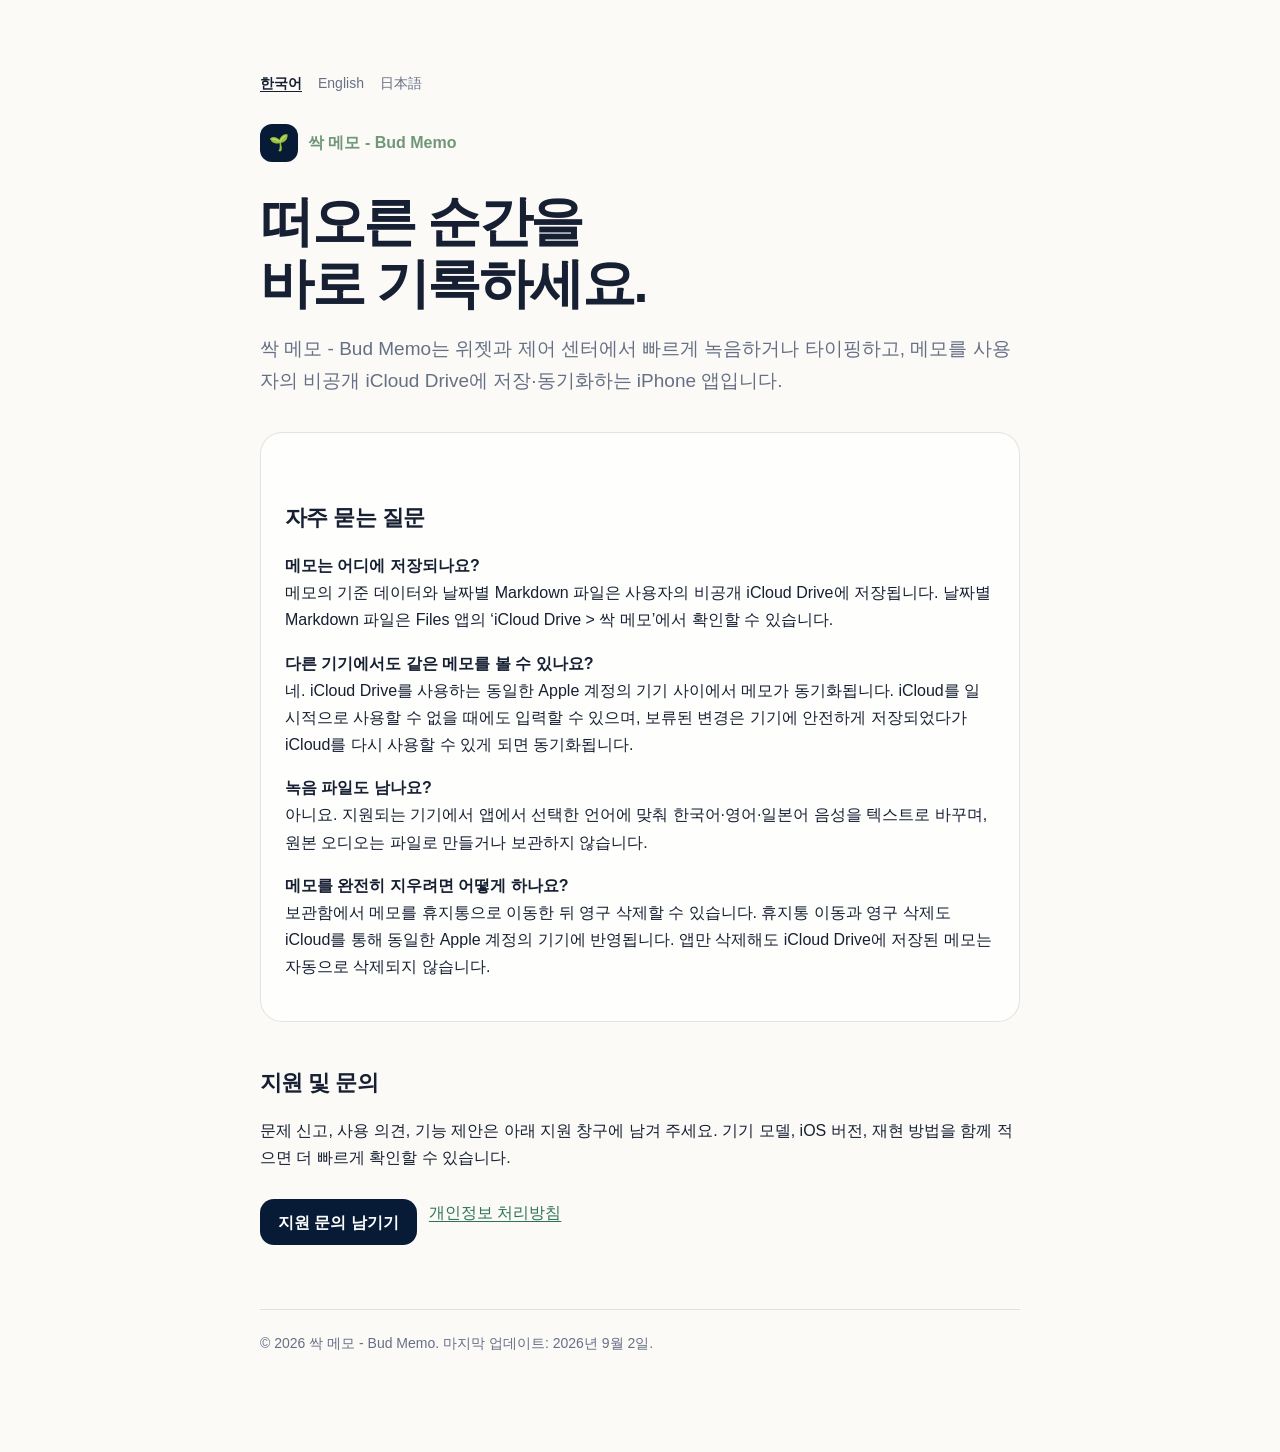
<file: index.html>
<!doctype html>
<html lang="ko">
<head>
  <meta charset="utf-8">
  <meta name="viewport" content="width=device-width, initial-scale=1">
  <meta name="description" content="싹 메모 - Bud Memo 지원 및 도움말">
  <title>싹 메모 - Bud Memo · 지원</title>
  <link rel="canonical" href="https://hiorio.github.io/ssak-memo-support/">
  <link rel="alternate" hreflang="ko" href="https://hiorio.github.io/ssak-memo-support/">
  <link rel="alternate" hreflang="en" href="https://hiorio.github.io/ssak-memo-support/en/">
  <link rel="alternate" hreflang="ja" href="https://hiorio.github.io/ssak-memo-support/ja/">
  <link rel="alternate" hreflang="x-default" href="https://hiorio.github.io/ssak-memo-support/">
  <link rel="stylesheet" href="./styles.css">
</head>
<body>
  <main>
    <nav class="language-switcher" aria-label="언어 선택">
      <a href="./" lang="ko" aria-current="page">한국어</a>
      <a href="./en/" lang="en">English</a>
      <a href="./ja/" lang="ja">日本語</a>
    </nav>
    <div class="brand"><span class="mark" aria-hidden="true">🌱</span> 싹 메모 - Bud Memo</div>
    <h1>떠오른 순간을<br>바로 기록하세요.</h1>
    <p class="lead">싹 메모 - Bud Memo는 위젯과 제어 센터에서 빠르게 녹음하거나 타이핑하고, 메모를 사용자의 비공개 iCloud Drive에 저장·동기화하는 iPhone 앱입니다.</p>

    <div class="card">
      <h2>자주 묻는 질문</h2>
      <p><strong>메모는 어디에 저장되나요?</strong><br>메모의 기준 데이터와 날짜별 Markdown 파일은 사용자의 비공개 iCloud Drive에 저장됩니다. 날짜별 Markdown 파일은 Files 앱의 ‘iCloud Drive &gt; 싹 메모’에서 확인할 수 있습니다.</p>
      <p><strong>다른 기기에서도 같은 메모를 볼 수 있나요?</strong><br>네. iCloud Drive를 사용하는 동일한 Apple 계정의 기기 사이에서 메모가 동기화됩니다. iCloud를 일시적으로 사용할 수 없을 때에도 입력할 수 있으며, 보류된 변경은 기기에 안전하게 저장되었다가 iCloud를 다시 사용할 수 있게 되면 동기화됩니다.</p>
      <p><strong>녹음 파일도 남나요?</strong><br>아니요. 지원되는 기기에서 앱에서 선택한 언어에 맞춰 한국어·영어·일본어 음성을 텍스트로 바꾸며, 원본 오디오는 파일로 만들거나 보관하지 않습니다.</p>
      <p><strong>메모를 완전히 지우려면 어떻게 하나요?</strong><br>보관함에서 메모를 휴지통으로 이동한 뒤 영구 삭제할 수 있습니다. 휴지통 이동과 영구 삭제도 iCloud를 통해 동일한 Apple 계정의 기기에 반영됩니다. 앱만 삭제해도 iCloud Drive에 저장된 메모는 자동으로 삭제되지 않습니다.</p>
    </div>

    <h2>지원 및 문의</h2>
    <p>문제 신고, 사용 의견, 기능 제안은 아래 지원 창구에 남겨 주세요. 기기 모델, iOS 버전, 재현 방법을 함께 적으면 더 빠르게 확인할 수 있습니다.</p>
    <div class="actions">
      <a class="button" href="https://github.com/hiorio/ssak-memo-support/issues/new/choose">지원 문의 남기기</a>
      <a href="./privacy/">개인정보 처리방침</a>
    </div>

    <footer>© 2026 싹 메모 - Bud Memo. 마지막 업데이트: 2026년 9월 2일.</footer>
  </main>
</body>
</html>
</file>
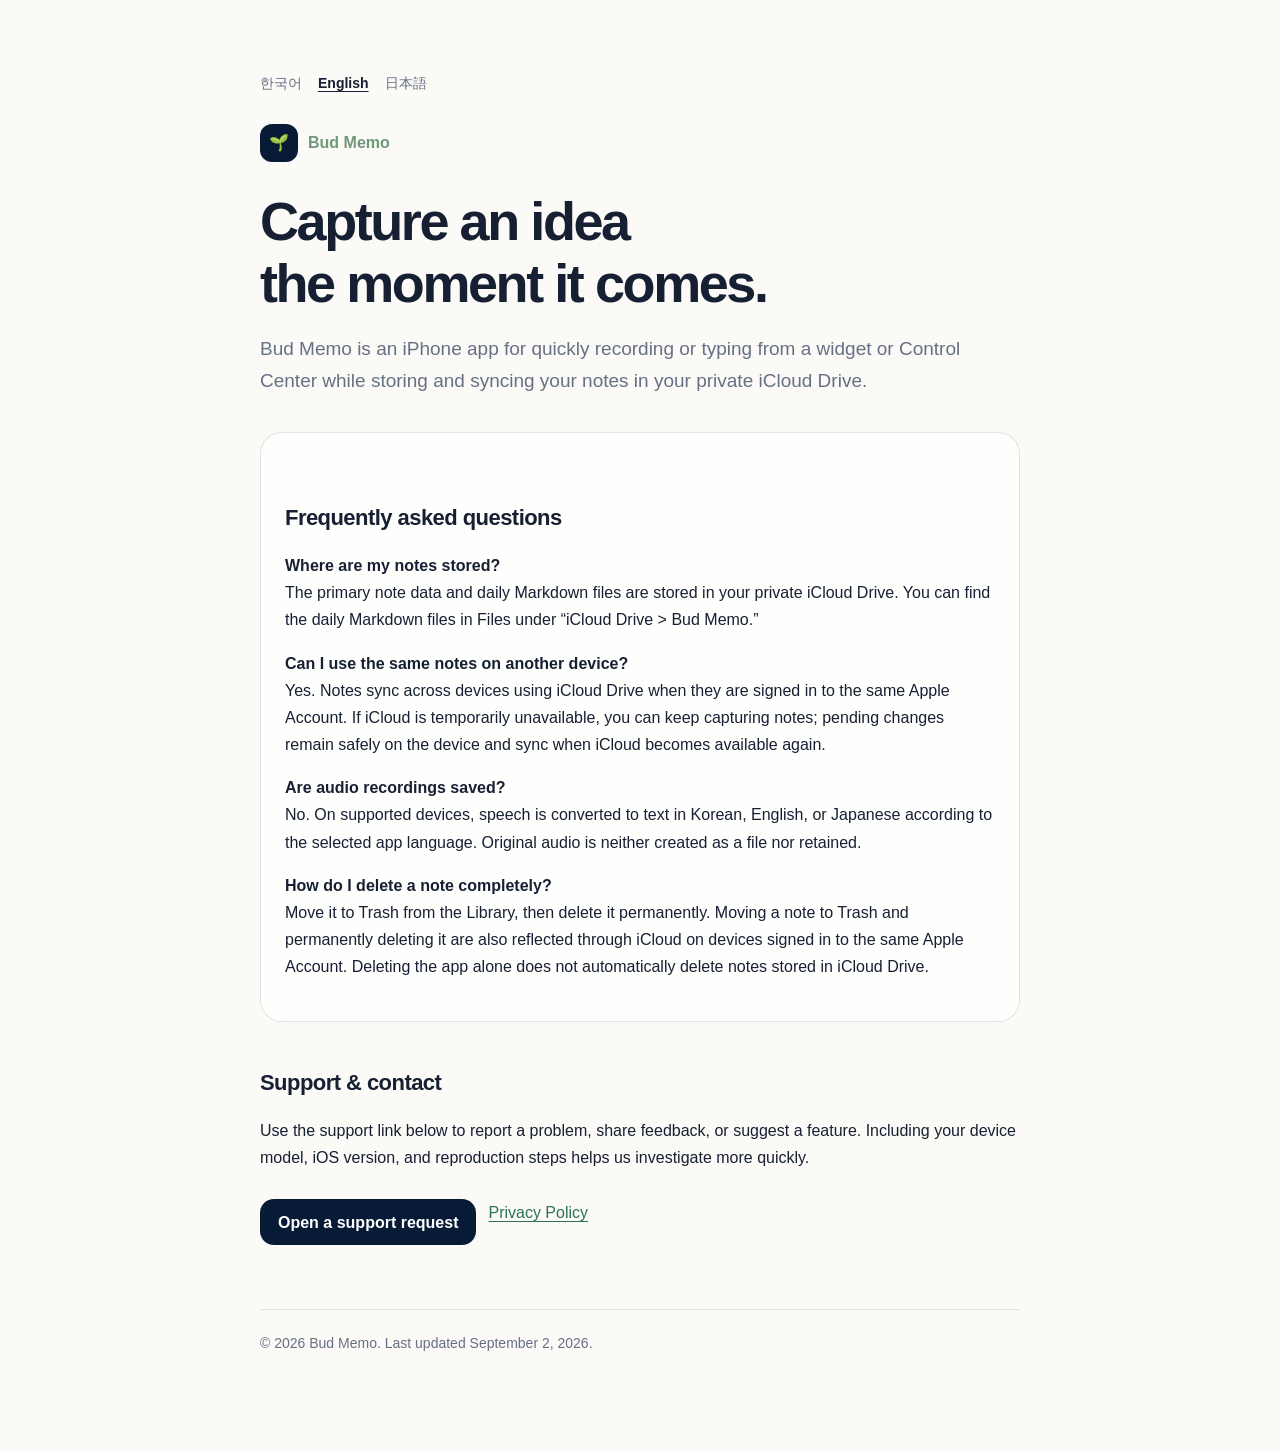
<file: en/index.html>
<!doctype html>
<html lang="en">
<head>
  <meta charset="utf-8">
  <meta name="viewport" content="width=device-width, initial-scale=1">
  <meta name="description" content="Bud Memo support and help">
  <title>Bud Memo · Support</title>
  <link rel="canonical" href="https://hiorio.github.io/ssak-memo-support/en/">
  <link rel="alternate" hreflang="ko" href="https://hiorio.github.io/ssak-memo-support/">
  <link rel="alternate" hreflang="en" href="https://hiorio.github.io/ssak-memo-support/en/">
  <link rel="alternate" hreflang="ja" href="https://hiorio.github.io/ssak-memo-support/ja/">
  <link rel="alternate" hreflang="x-default" href="https://hiorio.github.io/ssak-memo-support/">
  <link rel="stylesheet" href="../styles.css">
</head>
<body>
  <main>
    <nav class="language-switcher" aria-label="Choose language">
      <a href="../" lang="ko">한국어</a>
      <a href="./" lang="en" aria-current="page">English</a>
      <a href="../ja/" lang="ja">日本語</a>
    </nav>
    <div class="brand"><span class="mark" aria-hidden="true">🌱</span> Bud Memo</div>
    <h1>Capture an idea<br>the moment it comes.</h1>
    <p class="lead">Bud Memo is an iPhone app for quickly recording or typing from a widget or Control Center while storing and syncing your notes in your private iCloud Drive.</p>

    <div class="card">
      <h2>Frequently asked questions</h2>
      <p><strong>Where are my notes stored?</strong><br>The primary note data and daily Markdown files are stored in your private iCloud Drive. You can find the daily Markdown files in Files under “iCloud Drive &gt; Bud Memo.”</p>
      <p><strong>Can I use the same notes on another device?</strong><br>Yes. Notes sync across devices using iCloud Drive when they are signed in to the same Apple Account. If iCloud is temporarily unavailable, you can keep capturing notes; pending changes remain safely on the device and sync when iCloud becomes available again.</p>
      <p><strong>Are audio recordings saved?</strong><br>No. On supported devices, speech is converted to text in Korean, English, or Japanese according to the selected app language. Original audio is neither created as a file nor retained.</p>
      <p><strong>How do I delete a note completely?</strong><br>Move it to Trash from the Library, then delete it permanently. Moving a note to Trash and permanently deleting it are also reflected through iCloud on devices signed in to the same Apple Account. Deleting the app alone does not automatically delete notes stored in iCloud Drive.</p>
    </div>

    <h2>Support &amp; contact</h2>
    <p>Use the support link below to report a problem, share feedback, or suggest a feature. Including your device model, iOS version, and reproduction steps helps us investigate more quickly.</p>
    <div class="actions">
      <a class="button" href="https://github.com/hiorio/ssak-memo-support/issues/new/choose">Open a support request</a>
      <a href="./privacy/">Privacy Policy</a>
    </div>

    <footer>© 2026 Bud Memo. Last updated September 2, 2026.</footer>
  </main>
</body>
</html>
</file>
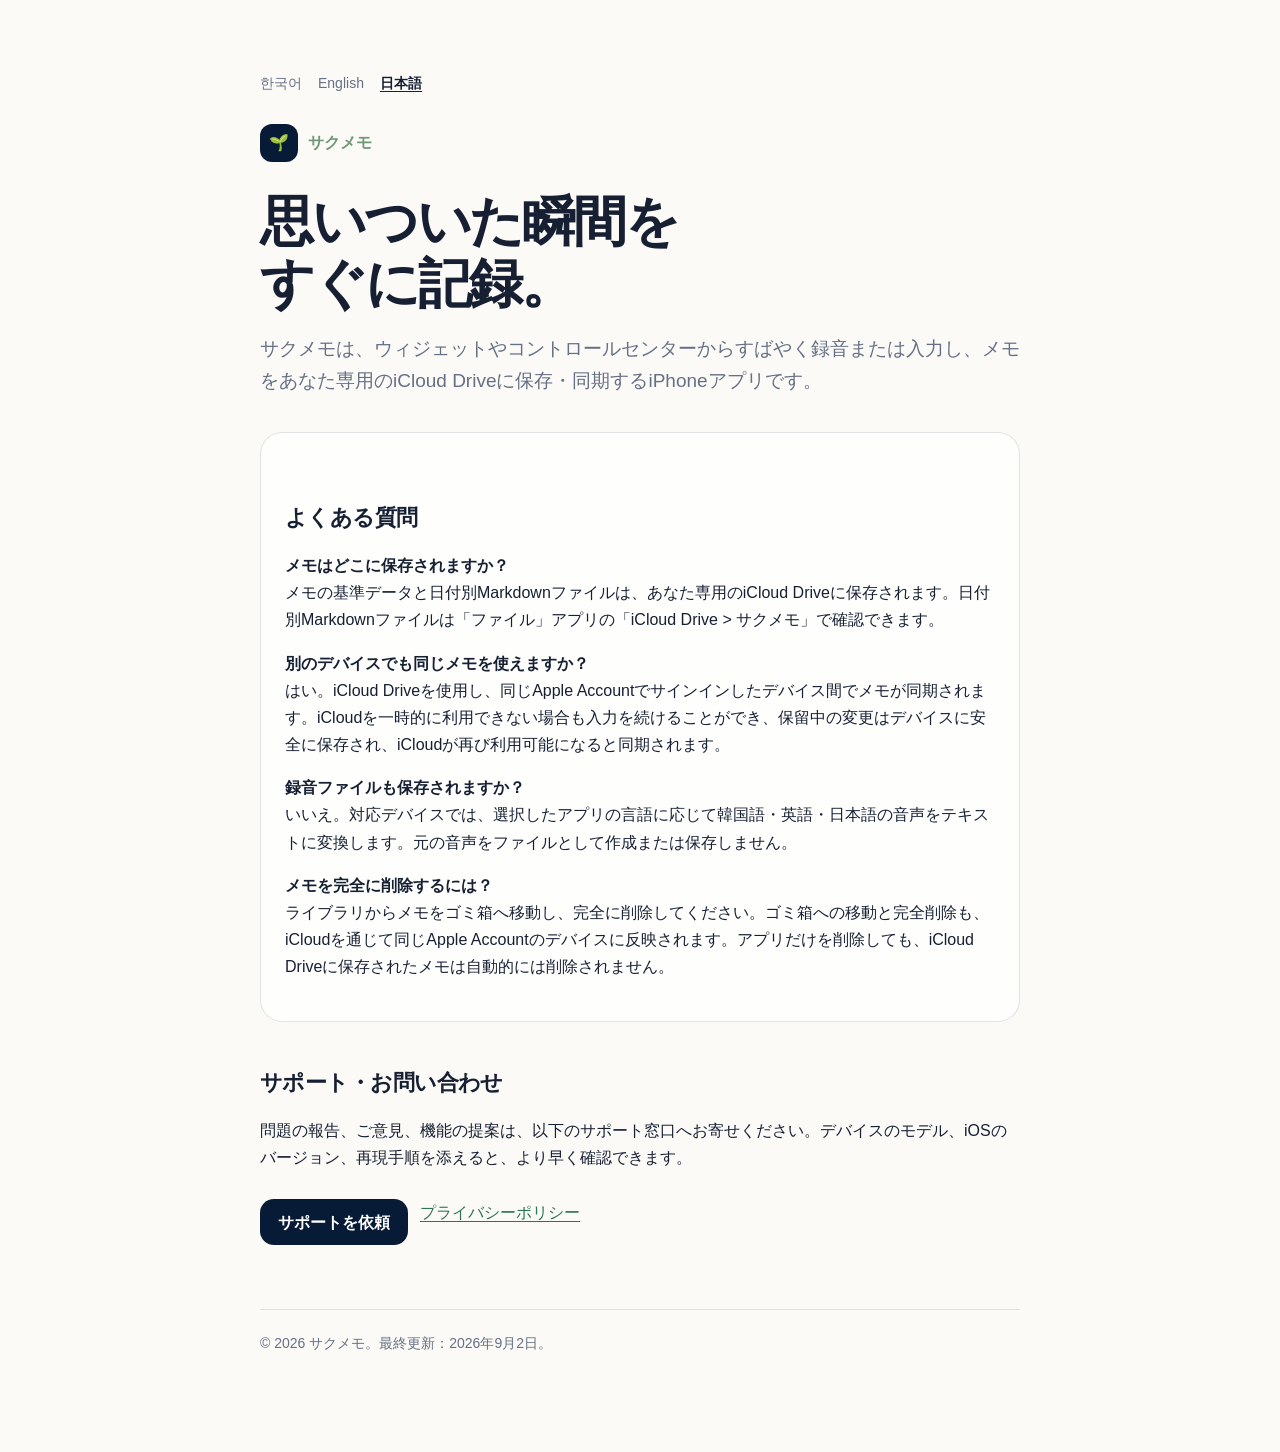
<file: ja/index.html>
<!doctype html>
<html lang="ja">
<head>
  <meta charset="utf-8">
  <meta name="viewport" content="width=device-width, initial-scale=1">
  <meta name="description" content="サクメモのサポートとヘルプ">
  <title>サクメモ · サポート</title>
  <link rel="canonical" href="https://hiorio.github.io/ssak-memo-support/ja/">
  <link rel="alternate" hreflang="ko" href="https://hiorio.github.io/ssak-memo-support/">
  <link rel="alternate" hreflang="en" href="https://hiorio.github.io/ssak-memo-support/en/">
  <link rel="alternate" hreflang="ja" href="https://hiorio.github.io/ssak-memo-support/ja/">
  <link rel="alternate" hreflang="x-default" href="https://hiorio.github.io/ssak-memo-support/">
  <link rel="stylesheet" href="../styles.css">
</head>
<body>
  <main>
    <nav class="language-switcher" aria-label="言語を選択">
      <a href="../" lang="ko">한국어</a>
      <a href="../en/" lang="en">English</a>
      <a href="./" lang="ja" aria-current="page">日本語</a>
    </nav>
    <div class="brand"><span class="mark" aria-hidden="true">🌱</span> サクメモ</div>
    <h1>思いついた瞬間を<br>すぐに記録。</h1>
    <p class="lead">サクメモは、ウィジェットやコントロールセンターからすばやく録音または入力し、メモをあなた専用のiCloud Driveに保存・同期するiPhoneアプリです。</p>

    <div class="card">
      <h2>よくある質問</h2>
      <p><strong>メモはどこに保存されますか？</strong><br>メモの基準データと日付別Markdownファイルは、あなた専用のiCloud Driveに保存されます。日付別Markdownファイルは「ファイル」アプリの「iCloud Drive &gt; サクメモ」で確認できます。</p>
      <p><strong>別のデバイスでも同じメモを使えますか？</strong><br>はい。iCloud Driveを使用し、同じApple Accountでサインインしたデバイス間でメモが同期されます。iCloudを一時的に利用できない場合も入力を続けることができ、保留中の変更はデバイスに安全に保存され、iCloudが再び利用可能になると同期されます。</p>
      <p><strong>録音ファイルも保存されますか？</strong><br>いいえ。対応デバイスでは、選択したアプリの言語に応じて韓国語・英語・日本語の音声をテキストに変換します。元の音声をファイルとして作成または保存しません。</p>
      <p><strong>メモを完全に削除するには？</strong><br>ライブラリからメモをゴミ箱へ移動し、完全に削除してください。ゴミ箱への移動と完全削除も、iCloudを通じて同じApple Accountのデバイスに反映されます。アプリだけを削除しても、iCloud Driveに保存されたメモは自動的には削除されません。</p>
    </div>

    <h2>サポート・お問い合わせ</h2>
    <p>問題の報告、ご意見、機能の提案は、以下のサポート窓口へお寄せください。デバイスのモデル、iOSのバージョン、再現手順を添えると、より早く確認できます。</p>
    <div class="actions">
      <a class="button" href="https://github.com/hiorio/ssak-memo-support/issues/new/choose">サポートを依頼</a>
      <a href="./privacy/">プライバシーポリシー</a>
    </div>

    <footer>© 2026 サクメモ。最終更新：2026年9月2日。</footer>
  </main>
</body>
</html>
</file>
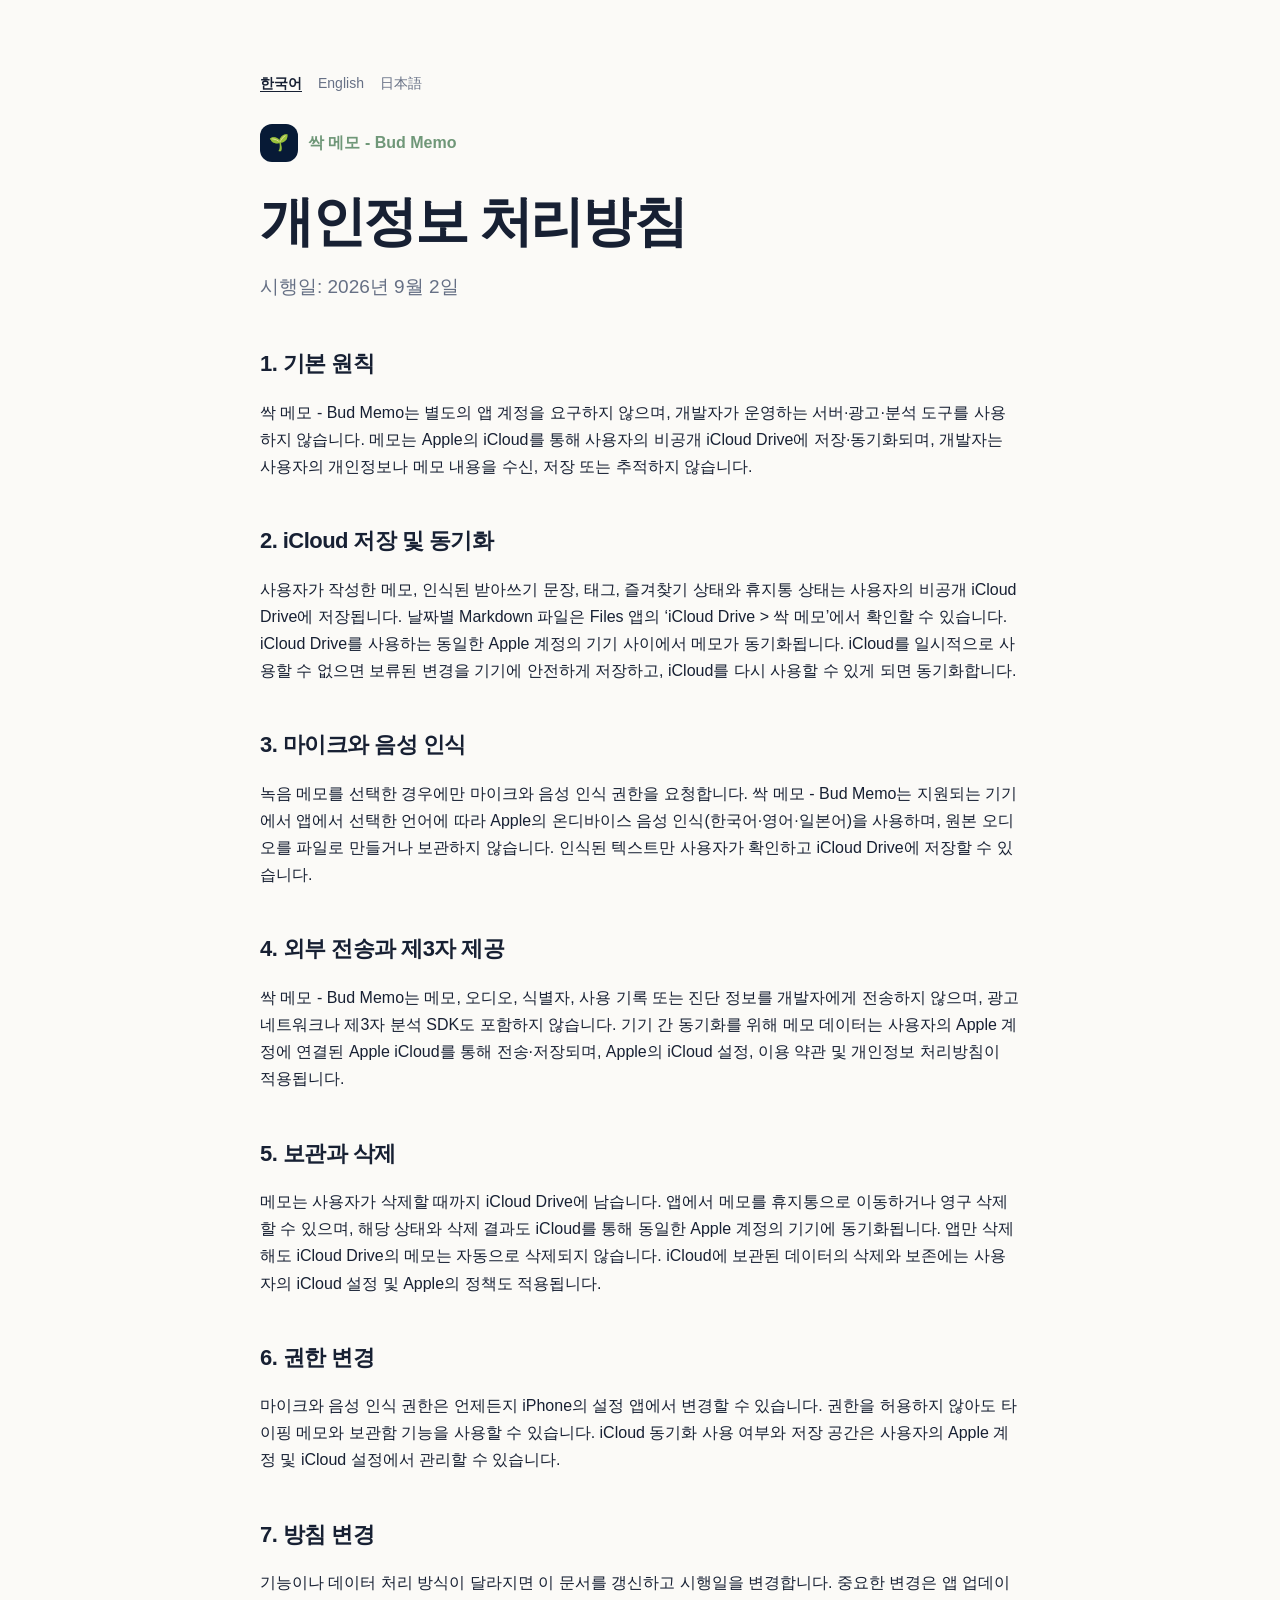
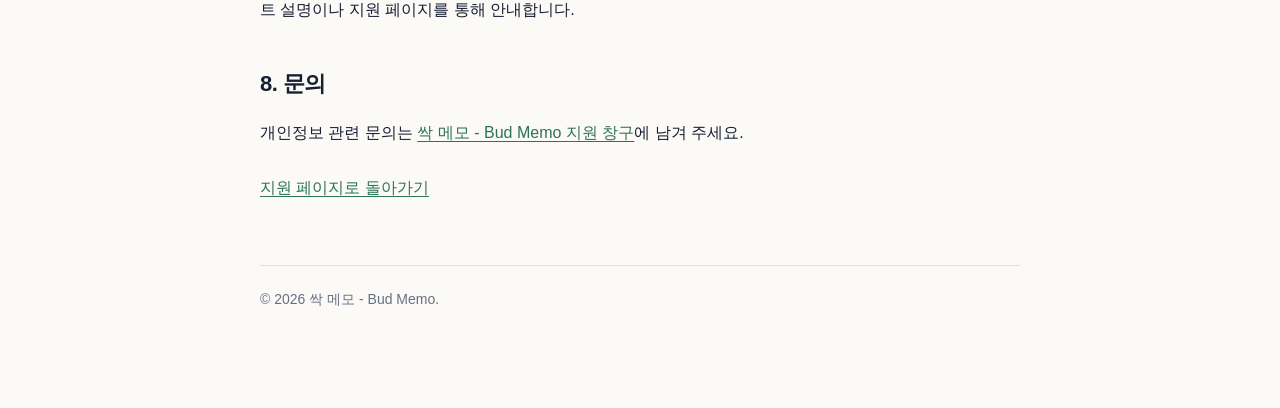
<file: privacy/index.html>
<!doctype html>
<html lang="ko">
<head>
  <meta charset="utf-8">
  <meta name="viewport" content="width=device-width, initial-scale=1">
  <meta name="description" content="싹 메모 - Bud Memo 개인정보 처리방침">
  <title>싹 메모 - Bud Memo · 개인정보 처리방침</title>
  <link rel="canonical" href="https://hiorio.github.io/ssak-memo-support/privacy/">
  <link rel="alternate" hreflang="ko" href="https://hiorio.github.io/ssak-memo-support/privacy/">
  <link rel="alternate" hreflang="en" href="https://hiorio.github.io/ssak-memo-support/en/privacy/">
  <link rel="alternate" hreflang="ja" href="https://hiorio.github.io/ssak-memo-support/ja/privacy/">
  <link rel="alternate" hreflang="x-default" href="https://hiorio.github.io/ssak-memo-support/privacy/">
  <link rel="stylesheet" href="../styles.css">
</head>
<body>
  <main>
    <nav class="language-switcher" aria-label="언어 선택">
      <a href="./" lang="ko" aria-current="page">한국어</a>
      <a href="../en/privacy/" lang="en">English</a>
      <a href="../ja/privacy/" lang="ja">日本語</a>
    </nav>
    <div class="brand"><span class="mark" aria-hidden="true">🌱</span> 싹 메모 - Bud Memo</div>
    <h1>개인정보 처리방침</h1>
    <p class="lead">시행일: 2026년 9월 2일</p>

    <h2>1. 기본 원칙</h2>
    <p>싹 메모 - Bud Memo는 별도의 앱 계정을 요구하지 않으며, 개발자가 운영하는 서버·광고·분석 도구를 사용하지 않습니다. 메모는 Apple의 iCloud를 통해 사용자의 비공개 iCloud Drive에 저장·동기화되며, 개발자는 사용자의 개인정보나 메모 내용을 수신, 저장 또는 추적하지 않습니다.</p>

    <h2>2. iCloud 저장 및 동기화</h2>
    <p>사용자가 작성한 메모, 인식된 받아쓰기 문장, 태그, 즐겨찾기 상태와 휴지통 상태는 사용자의 비공개 iCloud Drive에 저장됩니다. 날짜별 Markdown 파일은 Files 앱의 ‘iCloud Drive &gt; 싹 메모’에서 확인할 수 있습니다. iCloud Drive를 사용하는 동일한 Apple 계정의 기기 사이에서 메모가 동기화됩니다. iCloud를 일시적으로 사용할 수 없으면 보류된 변경을 기기에 안전하게 저장하고, iCloud를 다시 사용할 수 있게 되면 동기화합니다.</p>

    <h2>3. 마이크와 음성 인식</h2>
    <p>녹음 메모를 선택한 경우에만 마이크와 음성 인식 권한을 요청합니다. 싹 메모 - Bud Memo는 지원되는 기기에서 앱에서 선택한 언어에 따라 Apple의 온디바이스 음성 인식(한국어·영어·일본어)을 사용하며, 원본 오디오를 파일로 만들거나 보관하지 않습니다. 인식된 텍스트만 사용자가 확인하고 iCloud Drive에 저장할 수 있습니다.</p>

    <h2>4. 외부 전송과 제3자 제공</h2>
    <p>싹 메모 - Bud Memo는 메모, 오디오, 식별자, 사용 기록 또는 진단 정보를 개발자에게 전송하지 않으며, 광고 네트워크나 제3자 분석 SDK도 포함하지 않습니다. 기기 간 동기화를 위해 메모 데이터는 사용자의 Apple 계정에 연결된 Apple iCloud를 통해 전송·저장되며, Apple의 iCloud 설정, 이용 약관 및 개인정보 처리방침이 적용됩니다.</p>

    <h2>5. 보관과 삭제</h2>
    <p>메모는 사용자가 삭제할 때까지 iCloud Drive에 남습니다. 앱에서 메모를 휴지통으로 이동하거나 영구 삭제할 수 있으며, 해당 상태와 삭제 결과도 iCloud를 통해 동일한 Apple 계정의 기기에 동기화됩니다. 앱만 삭제해도 iCloud Drive의 메모는 자동으로 삭제되지 않습니다. iCloud에 보관된 데이터의 삭제와 보존에는 사용자의 iCloud 설정 및 Apple의 정책도 적용됩니다.</p>

    <h2>6. 권한 변경</h2>
    <p>마이크와 음성 인식 권한은 언제든지 iPhone의 설정 앱에서 변경할 수 있습니다. 권한을 허용하지 않아도 타이핑 메모와 보관함 기능을 사용할 수 있습니다. iCloud 동기화 사용 여부와 저장 공간은 사용자의 Apple 계정 및 iCloud 설정에서 관리할 수 있습니다.</p>

    <h2>7. 방침 변경</h2>
    <p>기능이나 데이터 처리 방식이 달라지면 이 문서를 갱신하고 시행일을 변경합니다. 중요한 변경은 앱 업데이트 설명이나 지원 페이지를 통해 안내합니다.</p>

    <h2>8. 문의</h2>
    <p>개인정보 관련 문의는 <a href="https://github.com/hiorio/ssak-memo-support/issues/new/choose">싹 메모 - Bud Memo 지원 창구</a>에 남겨 주세요.</p>

    <div class="actions"><a href="../">지원 페이지로 돌아가기</a></div>
    <footer>© 2026 싹 메모 - Bud Memo.</footer>
  </main>
</body>
</html>
</file>
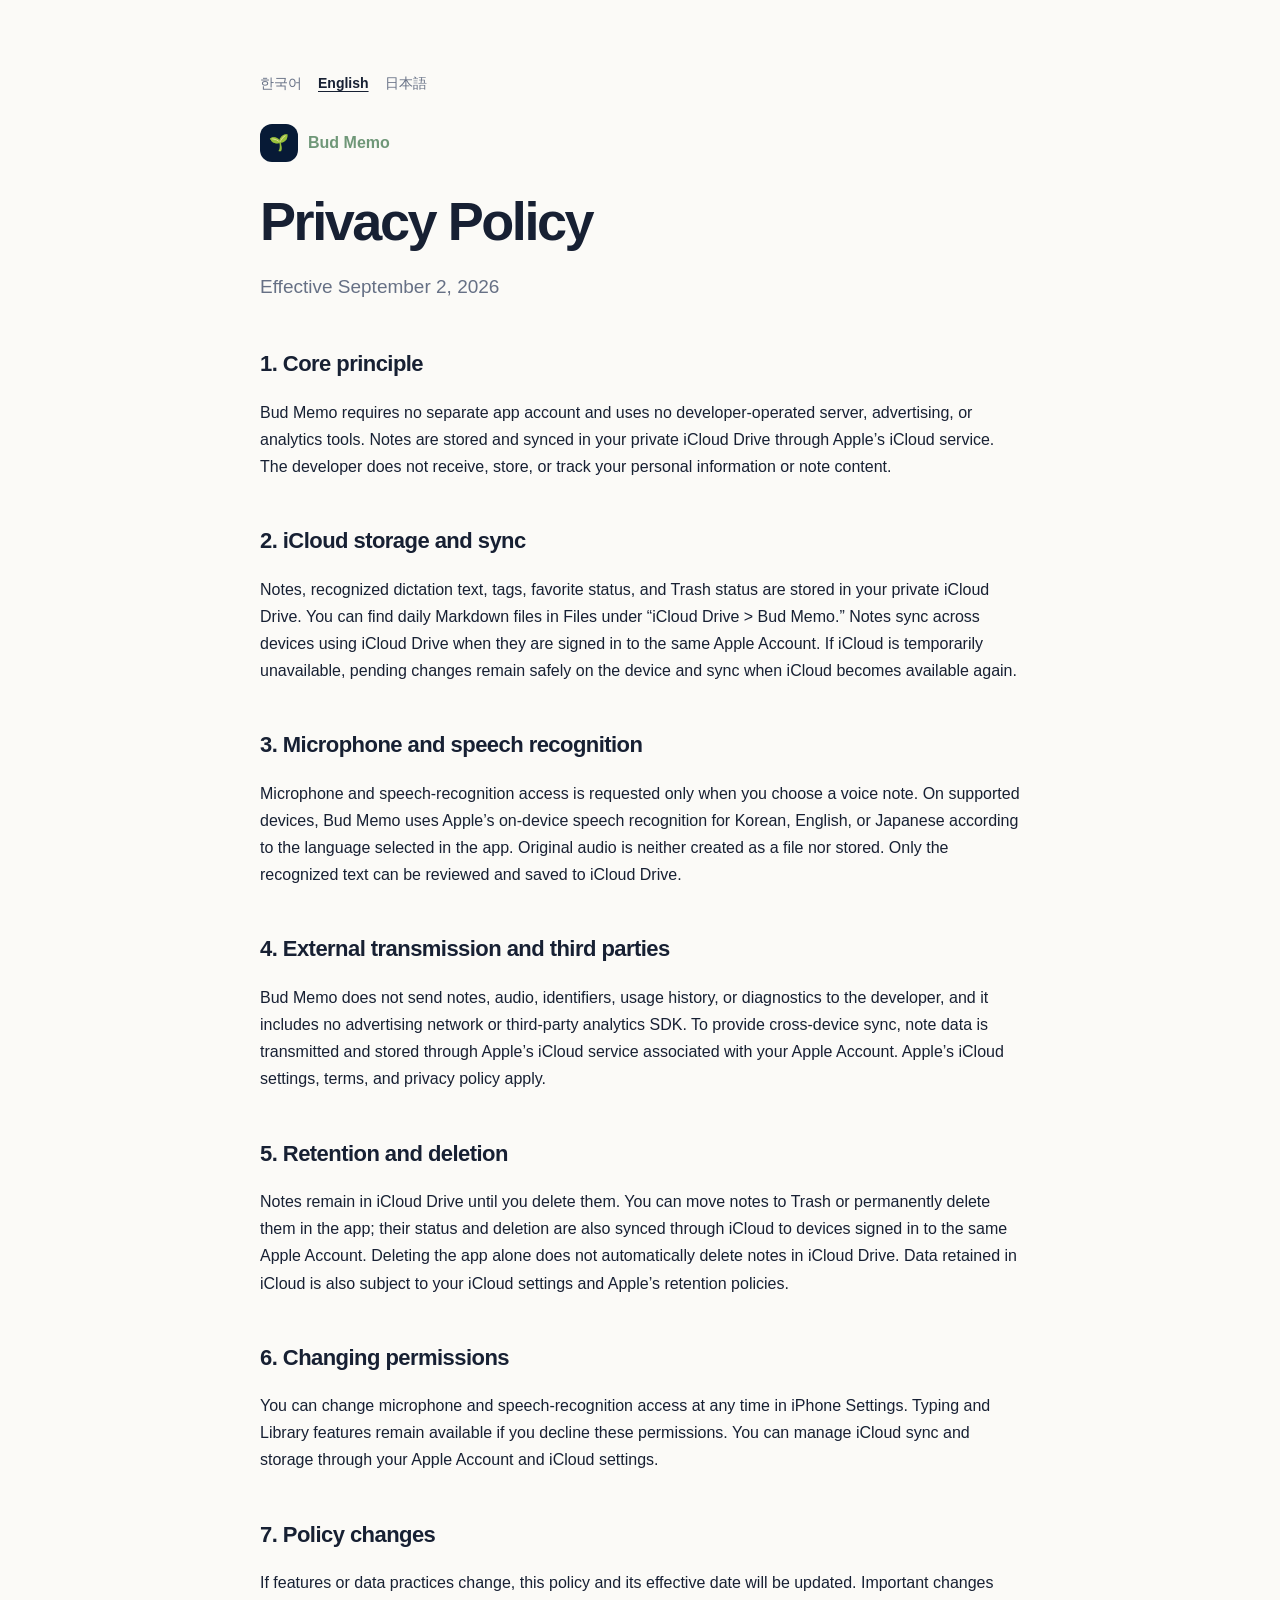
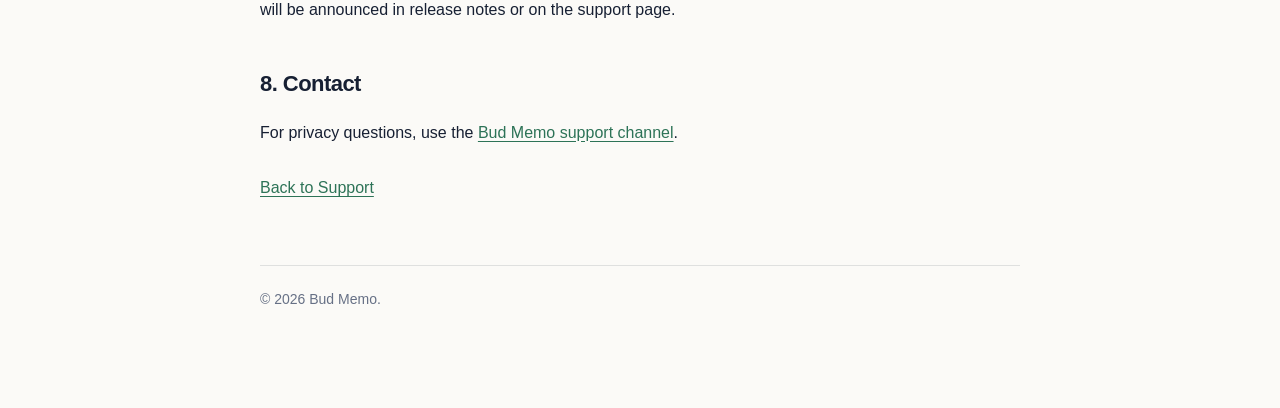
<file: en/privacy/index.html>
<!doctype html>
<html lang="en">
<head>
  <meta charset="utf-8">
  <meta name="viewport" content="width=device-width, initial-scale=1">
  <meta name="description" content="Bud Memo Privacy Policy">
  <title>Bud Memo · Privacy Policy</title>
  <link rel="canonical" href="https://hiorio.github.io/ssak-memo-support/en/privacy/">
  <link rel="alternate" hreflang="ko" href="https://hiorio.github.io/ssak-memo-support/privacy/">
  <link rel="alternate" hreflang="en" href="https://hiorio.github.io/ssak-memo-support/en/privacy/">
  <link rel="alternate" hreflang="ja" href="https://hiorio.github.io/ssak-memo-support/ja/privacy/">
  <link rel="alternate" hreflang="x-default" href="https://hiorio.github.io/ssak-memo-support/privacy/">
  <link rel="stylesheet" href="../../styles.css">
</head>
<body>
  <main>
    <nav class="language-switcher" aria-label="Choose language">
      <a href="../../privacy/" lang="ko">한국어</a>
      <a href="./" lang="en" aria-current="page">English</a>
      <a href="../../ja/privacy/" lang="ja">日本語</a>
    </nav>
    <div class="brand"><span class="mark" aria-hidden="true">🌱</span> Bud Memo</div>
    <h1>Privacy Policy</h1>
    <p class="lead">Effective September 2, 2026</p>

    <h2>1. Core principle</h2>
    <p>Bud Memo requires no separate app account and uses no developer-operated server, advertising, or analytics tools. Notes are stored and synced in your private iCloud Drive through Apple’s iCloud service. The developer does not receive, store, or track your personal information or note content.</p>

    <h2>2. iCloud storage and sync</h2>
    <p>Notes, recognized dictation text, tags, favorite status, and Trash status are stored in your private iCloud Drive. You can find daily Markdown files in Files under “iCloud Drive &gt; Bud Memo.” Notes sync across devices using iCloud Drive when they are signed in to the same Apple Account. If iCloud is temporarily unavailable, pending changes remain safely on the device and sync when iCloud becomes available again.</p>

    <h2>3. Microphone and speech recognition</h2>
    <p>Microphone and speech-recognition access is requested only when you choose a voice note. On supported devices, Bud Memo uses Apple’s on-device speech recognition for Korean, English, or Japanese according to the language selected in the app. Original audio is neither created as a file nor stored. Only the recognized text can be reviewed and saved to iCloud Drive.</p>

    <h2>4. External transmission and third parties</h2>
    <p>Bud Memo does not send notes, audio, identifiers, usage history, or diagnostics to the developer, and it includes no advertising network or third-party analytics SDK. To provide cross-device sync, note data is transmitted and stored through Apple’s iCloud service associated with your Apple Account. Apple’s iCloud settings, terms, and privacy policy apply.</p>

    <h2>5. Retention and deletion</h2>
    <p>Notes remain in iCloud Drive until you delete them. You can move notes to Trash or permanently delete them in the app; their status and deletion are also synced through iCloud to devices signed in to the same Apple Account. Deleting the app alone does not automatically delete notes in iCloud Drive. Data retained in iCloud is also subject to your iCloud settings and Apple’s retention policies.</p>

    <h2>6. Changing permissions</h2>
    <p>You can change microphone and speech-recognition access at any time in iPhone Settings. Typing and Library features remain available if you decline these permissions. You can manage iCloud sync and storage through your Apple Account and iCloud settings.</p>

    <h2>7. Policy changes</h2>
    <p>If features or data practices change, this policy and its effective date will be updated. Important changes will be announced in release notes or on the support page.</p>

    <h2>8. Contact</h2>
    <p>For privacy questions, use the <a href="https://github.com/hiorio/ssak-memo-support/issues/new/choose">Bud Memo support channel</a>.</p>

    <div class="actions"><a href="../">Back to Support</a></div>
    <footer>© 2026 Bud Memo.</footer>
  </main>
</body>
</html>
</file>
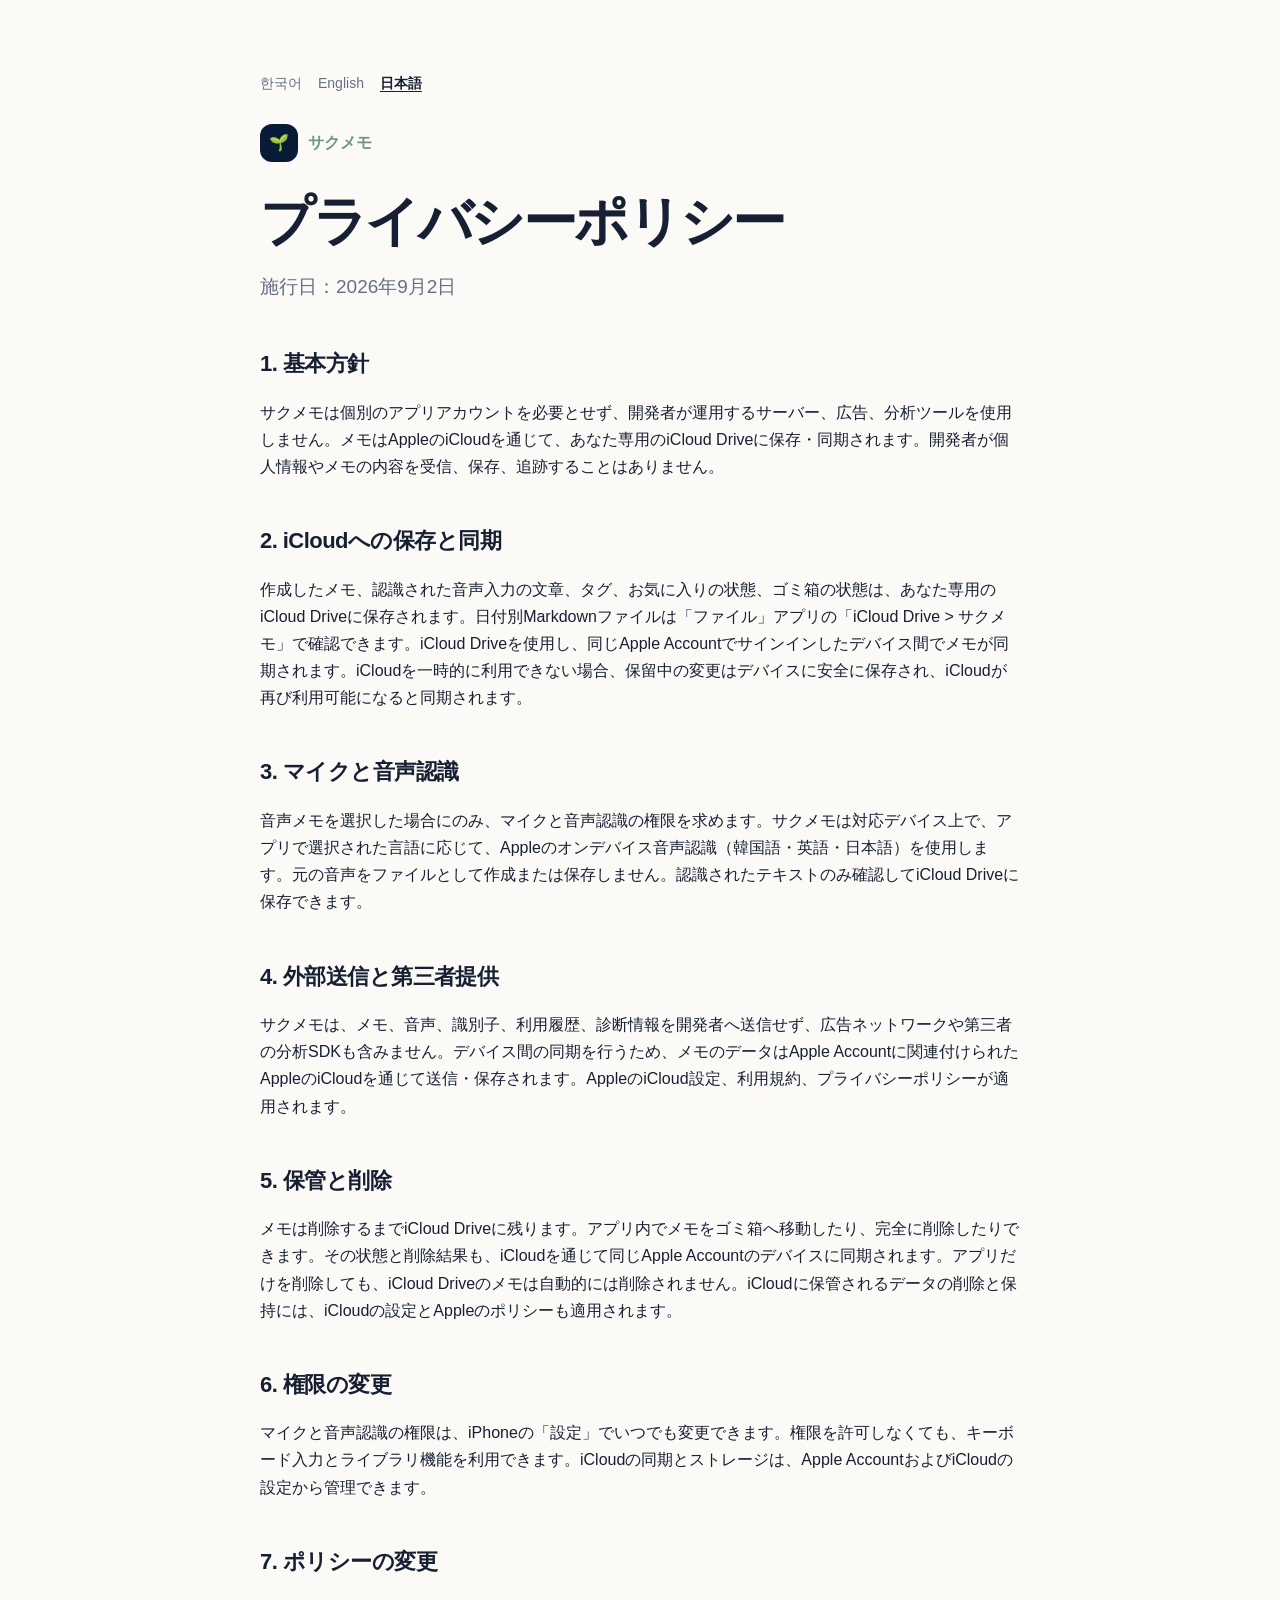
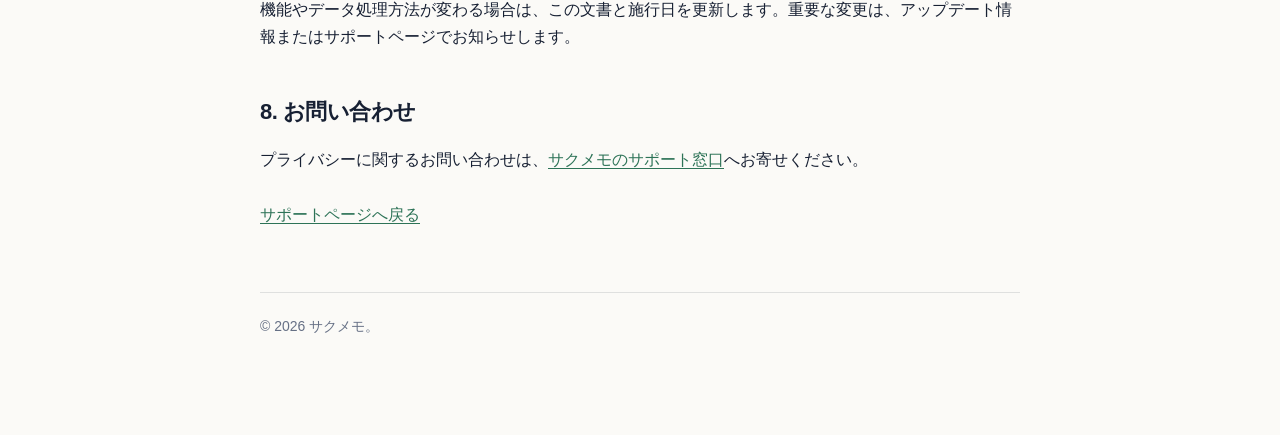
<file: ja/privacy/index.html>
<!doctype html>
<html lang="ja">
<head>
  <meta charset="utf-8">
  <meta name="viewport" content="width=device-width, initial-scale=1">
  <meta name="description" content="サクメモのプライバシーポリシー">
  <title>サクメモ · プライバシーポリシー</title>
  <link rel="canonical" href="https://hiorio.github.io/ssak-memo-support/ja/privacy/">
  <link rel="alternate" hreflang="ko" href="https://hiorio.github.io/ssak-memo-support/privacy/">
  <link rel="alternate" hreflang="en" href="https://hiorio.github.io/ssak-memo-support/en/privacy/">
  <link rel="alternate" hreflang="ja" href="https://hiorio.github.io/ssak-memo-support/ja/privacy/">
  <link rel="alternate" hreflang="x-default" href="https://hiorio.github.io/ssak-memo-support/privacy/">
  <link rel="stylesheet" href="../../styles.css">
</head>
<body>
  <main>
    <nav class="language-switcher" aria-label="言語を選択">
      <a href="../../privacy/" lang="ko">한국어</a>
      <a href="../../en/privacy/" lang="en">English</a>
      <a href="./" lang="ja" aria-current="page">日本語</a>
    </nav>
    <div class="brand"><span class="mark" aria-hidden="true">🌱</span> サクメモ</div>
    <h1>プライバシーポリシー</h1>
    <p class="lead">施行日：2026年9月2日</p>

    <h2>1. 基本方針</h2>
    <p>サクメモは個別のアプリアカウントを必要とせず、開発者が運用するサーバー、広告、分析ツールを使用しません。メモはAppleのiCloudを通じて、あなた専用のiCloud Driveに保存・同期されます。開発者が個人情報やメモの内容を受信、保存、追跡することはありません。</p>

    <h2>2. iCloudへの保存と同期</h2>
    <p>作成したメモ、認識された音声入力の文章、タグ、お気に入りの状態、ゴミ箱の状態は、あなた専用のiCloud Driveに保存されます。日付別Markdownファイルは「ファイル」アプリの「iCloud Drive &gt; サクメモ」で確認できます。iCloud Driveを使用し、同じApple Accountでサインインしたデバイス間でメモが同期されます。iCloudを一時的に利用できない場合、保留中の変更はデバイスに安全に保存され、iCloudが再び利用可能になると同期されます。</p>

    <h2>3. マイクと音声認識</h2>
    <p>音声メモを選択した場合にのみ、マイクと音声認識の権限を求めます。サクメモは対応デバイス上で、アプリで選択された言語に応じて、Appleのオンデバイス音声認識（韓国語・英語・日本語）を使用します。元の音声をファイルとして作成または保存しません。認識されたテキストのみ確認してiCloud Driveに保存できます。</p>

    <h2>4. 外部送信と第三者提供</h2>
    <p>サクメモは、メモ、音声、識別子、利用履歴、診断情報を開発者へ送信せず、広告ネットワークや第三者の分析SDKも含みません。デバイス間の同期を行うため、メモのデータはApple Accountに関連付けられたAppleのiCloudを通じて送信・保存されます。AppleのiCloud設定、利用規約、プライバシーポリシーが適用されます。</p>

    <h2>5. 保管と削除</h2>
    <p>メモは削除するまでiCloud Driveに残ります。アプリ内でメモをゴミ箱へ移動したり、完全に削除したりできます。その状態と削除結果も、iCloudを通じて同じApple Accountのデバイスに同期されます。アプリだけを削除しても、iCloud Driveのメモは自動的には削除されません。iCloudに保管されるデータの削除と保持には、iCloudの設定とAppleのポリシーも適用されます。</p>

    <h2>6. 権限の変更</h2>
    <p>マイクと音声認識の権限は、iPhoneの「設定」でいつでも変更できます。権限を許可しなくても、キーボード入力とライブラリ機能を利用できます。iCloudの同期とストレージは、Apple AccountおよびiCloudの設定から管理できます。</p>

    <h2>7. ポリシーの変更</h2>
    <p>機能やデータ処理方法が変わる場合は、この文書と施行日を更新します。重要な変更は、アップデート情報またはサポートページでお知らせします。</p>

    <h2>8. お問い合わせ</h2>
    <p>プライバシーに関するお問い合わせは、<a href="https://github.com/hiorio/ssak-memo-support/issues/new/choose">サクメモのサポート窓口</a>へお寄せください。</p>

    <div class="actions"><a href="../">サポートページへ戻る</a></div>
    <footer>© 2026 サクメモ。</footer>
  </main>
</body>
</html>
</file>
<file: styles.css>
:root {
  color-scheme: light dark;
  --navy: #071a36;
  --ivory: #fff7e8;
  --sage: #6f9778;
  --coral: #ef6a54;
  --ink: #172033;
  --muted: #667085;
  --line: rgba(23, 32, 51, 0.12);
}

* { box-sizing: border-box; }

body {
  margin: 0;
  font-family: -apple-system, BlinkMacSystemFont, "Apple SD Gothic Neo", "Noto Sans KR", sans-serif;
  background: #fbfaf7;
  color: var(--ink);
  line-height: 1.7;
}

main {
  width: min(760px, calc(100% - 40px));
  margin: 0 auto;
  padding: 72px 0 96px;
}

.language-switcher {
  display: flex;
  flex-wrap: wrap;
  gap: 8px 16px;
  margin-bottom: 28px;
  font-size: 14px;
}

.language-switcher a {
  color: var(--muted);
  text-decoration: none;
}

.language-switcher a[aria-current="page"] {
  color: var(--ink);
  font-weight: 750;
  text-decoration: underline;
}

.brand {
  display: inline-flex;
  align-items: center;
  gap: 10px;
  color: var(--sage);
  font-weight: 750;
}

.mark {
  display: grid;
  width: 38px;
  height: 38px;
  place-items: center;
  border-radius: 12px;
  background: var(--navy);
  color: var(--ivory);
}

h1 {
  margin: 28px 0 12px;
  font-size: clamp(34px, 7vw, 54px);
  line-height: 1.15;
  letter-spacing: -0.045em;
}

h2 {
  margin: 42px 0 12px;
  font-size: 22px;
  letter-spacing: -0.025em;
}

p, li { font-size: 16px; }
.lead { color: var(--muted); font-size: 19px; }
.muted { color: var(--muted); }

.card {
  margin-top: 34px;
  padding: 24px;
  border: 1px solid var(--line);
  border-radius: 22px;
  background: rgba(255, 255, 255, 0.7);
}

a { color: #2d7357; text-underline-offset: 3px; }

.actions {
  display: flex;
  flex-wrap: wrap;
  gap: 12px;
  margin-top: 28px;
}

.button {
  display: inline-flex;
  align-items: center;
  min-height: 46px;
  padding: 0 18px;
  border-radius: 14px;
  background: var(--navy);
  color: white;
  font-weight: 700;
  text-decoration: none;
}

footer {
  margin-top: 64px;
  padding-top: 22px;
  border-top: 1px solid var(--line);
  color: var(--muted);
  font-size: 14px;
}

@media (prefers-color-scheme: dark) {
  body { background: #081325; color: #f5f1e8; }
  .lead, .muted, footer { color: #aab4c5; }
  .card { background: rgba(255, 255, 255, 0.05); border-color: rgba(255, 255, 255, 0.12); }
  a { color: #96c7a1; }
  .button { background: var(--ivory); color: var(--navy); }
  .language-switcher a[aria-current="page"] { color: #f5f1e8; }
}
</file>
